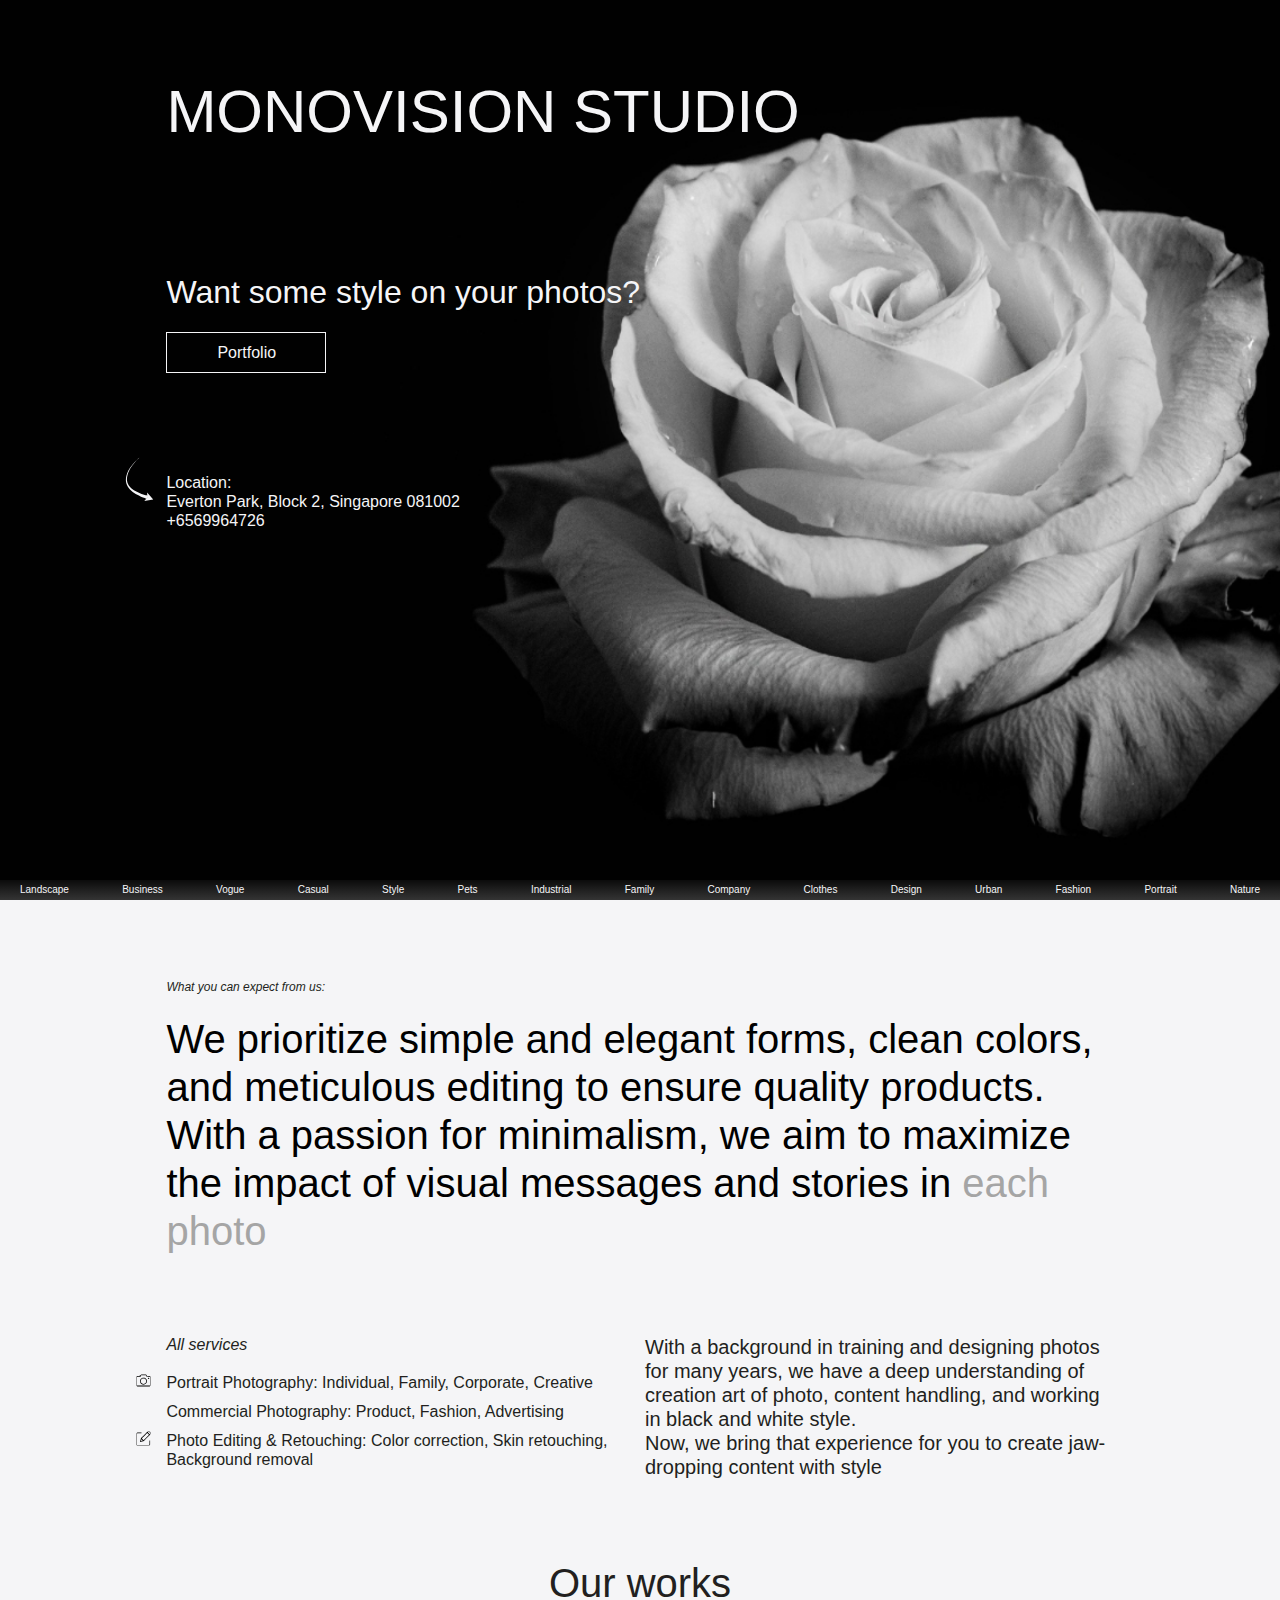
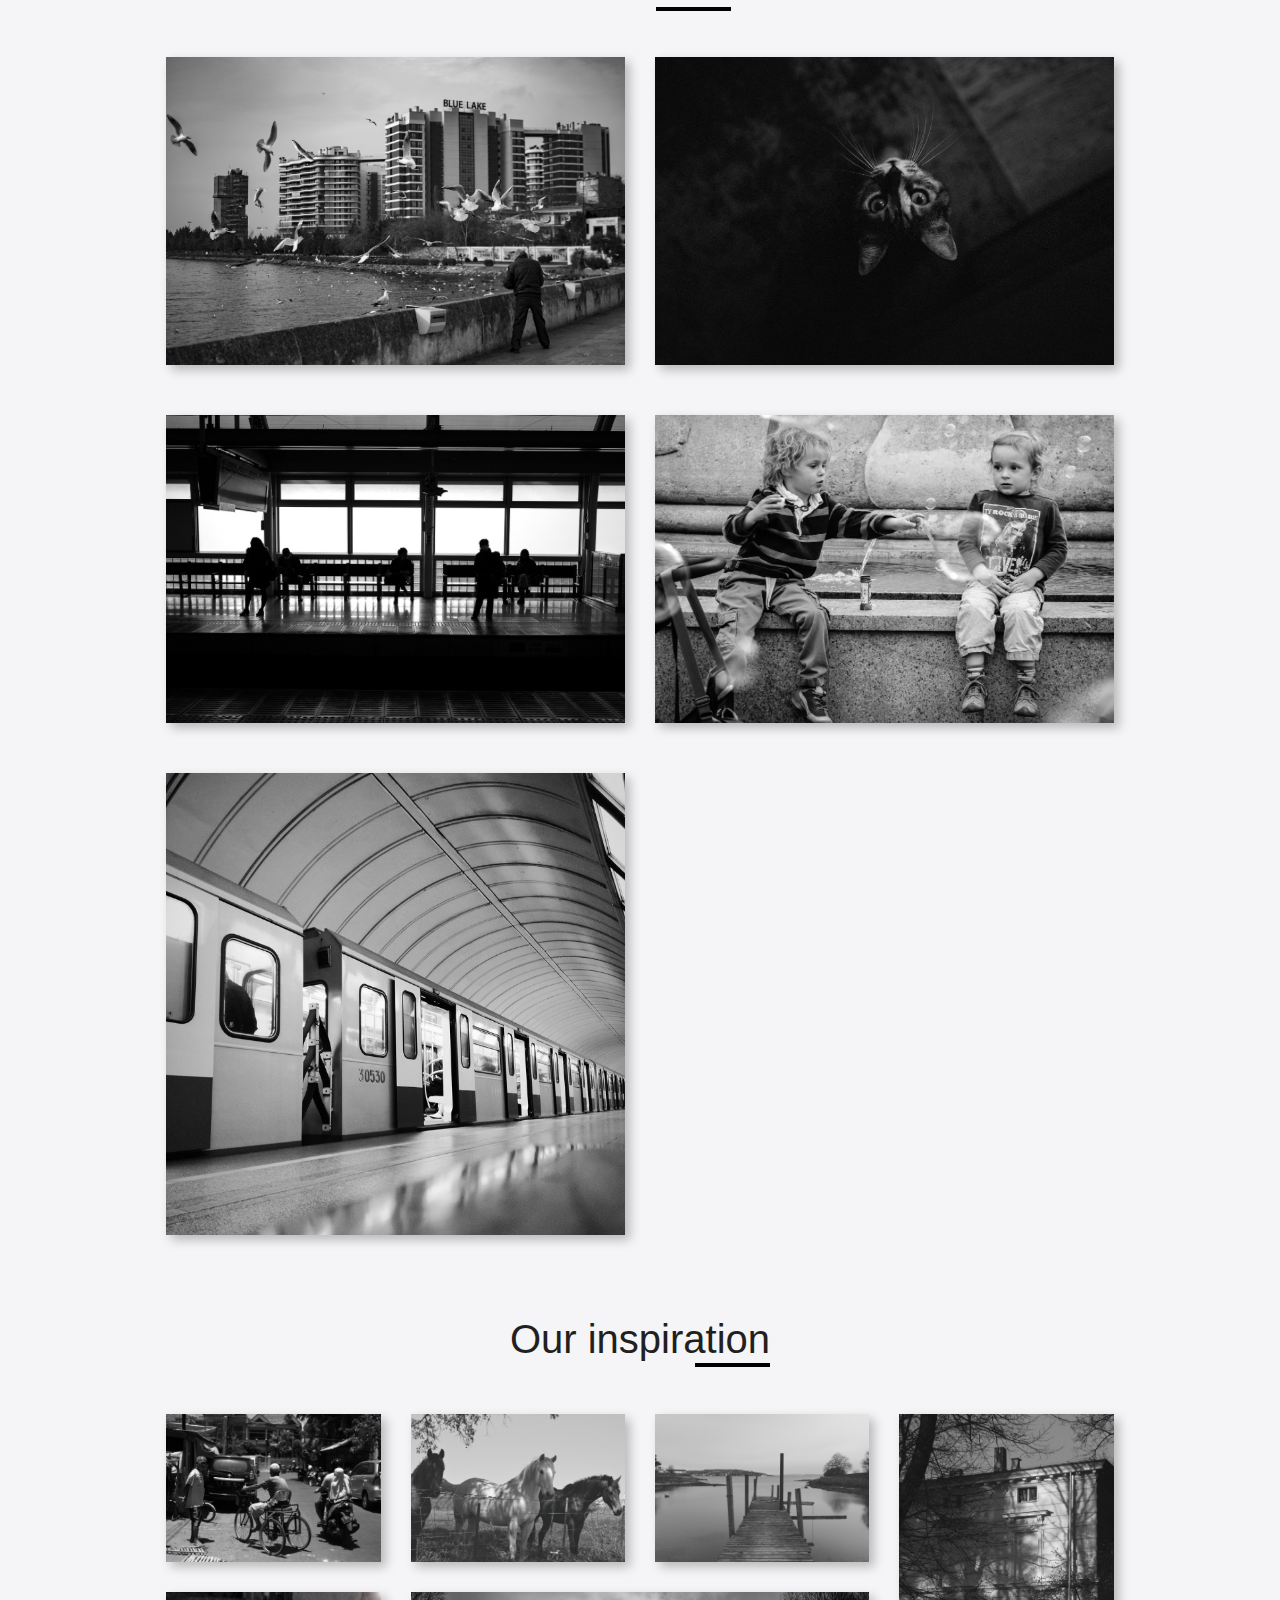
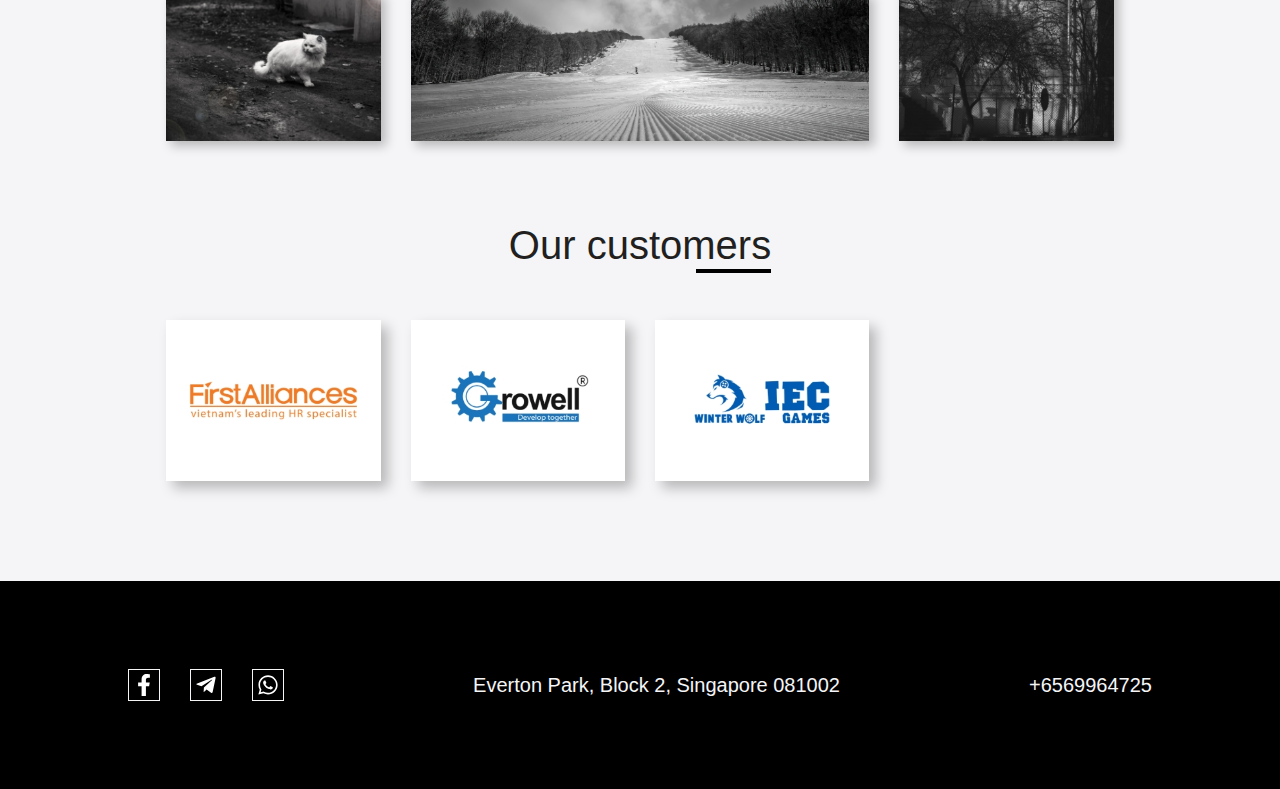
<file: src/index.html>
<!DOCTYPE html>
<html lang="en">
  <head>
    <meta charset="UTF-8" />
    <meta name="viewport" content="width=device-width, initial-scale=1.0" />
    <title>Monovision_Studio</title>
    <!-- <link rel="stylesheet" href="css/fontello.css" /> -->
    <link rel="stylesheet" href="css/modern-normalize.min.css" />
    <link rel="stylesheet" href="css/style.css" />
  </head>
  <body>
    <main>
      <section class="screen__first">
        <div class="container">
          <h1 class="title">Monovision Studio</h1>
          <h2 class="title want">Want some style on your photos?</h2>
          <!-- <button class="btn">Portfolio</button> можна замінити посиланням -->
          <a href="#" class="btn">Portfolio</a>
          <div class="title location">
            Location:
            <address>Everton Park, Block 2, Singapore 081002</address>
            <a href="tel:+6569964726">+6569964726</a>
          </div>
        </div>
        <ul class="keywords">
          <li>Landscape</li>
          <li>Business</li>
          <li>Vogue</li>
          <li>Casual</li>
          <li>Style</li>
          <li>Pets</li>
          <li>Industrial</li>
          <li>Family</li>
          <li>Company</li>
          <li>Clothes</li>
          <li>Design</li>
          <li>Urban</li>
          <li>Fashion</li>
          <li>Portrait</li>
          <li>Nature</li>
        </ul>
      </section>
      <section class="about">
        <div class="container">
          <h2 class="about__title">What you can expect from us:</h2>
          <p class="about__text">
            We prioritize simple and elegant forms, clean colors, and meticulous
            editing to ensure quality products. With a passion for minimalism,
            we aim to maximize the impact of visual messages and stories in
            <span>each photo</span>
          </p>
          <!-- створюємо обгортку і в ній робимо дві частини. -->
          <div class="services">
            <div class="services__items">
              <!-- перелік сервісів -->
              <div class="services__item-subtitle">All services</div>
              <!-- додаємо список -->
              <ul>
                <li>
                  Portrait Photography: Individual, Family, Corporate, Creative
                </li>
                <li>Commercial Photography: Product, Fashion, Advertising</li>
                <li>
                  Photo Editing & Retouching: Color correction, Skin retouching,
                  Background removal
                </li>
              </ul>
            </div>

            <p class="services__text">
              With a background in training and designing photos for many years,
              we have a deep understanding of creation art of photo, content
              handling, and working in black and white style. <br />Now, we
              bring that experience for you to create jaw-dropping content with
              style
            </p>
          </div>
        </div>
      </section>
      <section class="works">
        <div class="container">
          <h2 class="title__universal"><span>Our works</span></h2>
          <div class="grid__pfoto">
            <img src="image/works/bridge.jpeg" alt="bridge" />
            <img src="image/works/cat.jpeg" alt="cat" />
            <img src="image/works/train.jpeg" alt="train" />
            <img src="image/works/children.jpeg" alt="children" />
            <img src="image/works/underground.jpeg" alt="underground" />
          </div>
        </div>
      </section>
      <section class="inspiration">
        <div class="container">
          <h2 class="title__universal"><span>Our inspiration</span></h2>
          <div class="grid__inspiration">
            <img src="image/inspiration/man.jpeg" alt="man" />
            <img src="image/inspiration/horses.jpeg" alt="horses" />
            <img src="image/inspiration/bridge.jpeg" alt="bridge" />
            <img
              src="image/inspiration/tenement.jpeg"
              alt="tenement"
              id="tenement"
            />
            <img src="image/inspiration/cat.jpeg" alt="cat" />
            <img src="image/inspiration/sky.jpeg" alt="sky" id="sky" />
          </div>
        </div>
      </section>
      <section class="customers">
        <div class="container">
          <h2 class="title__universal"><span>Our customers</span></h2>
          <div class="flex__customers">
            <img
              src="image/customers/logo-first-alliances.jpeg"
              alt="alliances"
            />
            <img src="image/customers/logo-growell.jpeg" alt="growell" />
            <img
              src="image/customers/logo-iec-winter-wolf.jpeg"
              alt="winter-wolf"
            />
          </div>
        </div>
      </section>
      <footer>
        <ul class="icons__social">
          <li>
            <a href="" class="footer__link">
              <img src="image/icons/Vector.svg" alt="icon-facebook" />
              <!-- <span class="icon-facebook"></span> -->
            </a>
          </li>
          <li>
            <a href="" class="footer__link">
              <img src="image/icons/tg.svg" alt="icon-telegram" />
              <!-- <span class="icon-telegram"></span> -->
            </a>
          </li>
          <li>
            <a href="" class="footer__link">
              <img src="image/icons/whatsapp.svg" alt="icon-whatsapp" />
              <!-- <span class="icon-whatsapp"></span> -->
            </a>
          </li>
        </ul>
        <address>Everton Park, Block 2, Singapore 081002</address>
        <a class="footer__tel" href="tel: +6569964725">+6569964725</a>
      </footer>
    </main>
  </body>
</html>
</file>
<file: src/css/fontello.css>
@font-face {
  font-family: 'fontello';
  src: url('../font/fontello.eot?41175256');
  src: url('../font/fontello.eot?41175256#iefix') format('embedded-opentype'),
       url('../font/fontello.woff2?41175256') format('woff2'),
       url('../font/fontello.woff?41175256') format('woff'),
       url('../font/fontello.ttf?41175256') format('truetype'),
       url('../font/fontello.svg?41175256#fontello') format('svg');
  font-weight: normal;
  font-style: normal;
}
/* Chrome hack: SVG is rendered more smooth in Windozze. 100% magic, uncomment if you need it. */
/* Note, that will break hinting! In other OS-es font will be not as sharp as it could be */
/*
@media screen and (-webkit-min-device-pixel-ratio:0) {
  @font-face {
    font-family: 'fontello';
    src: url('../font/fontello.svg?41175256#fontello') format('svg');
  }
}
*/
[class^="icon-"]:before, [class*=" icon-"]:before {
  font-family: "fontello";
  font-style: normal;
  font-weight: normal;
  speak: never;

  display: inline-block;
  text-decoration: inherit;
  width: 1em;
  margin-right: .2em;
  text-align: center;
  /* opacity: .8; */

  /* For safety - reset parent styles, that can break glyph codes*/
  font-variant: normal;
  text-transform: none;

  /* fix buttons height, for twitter bootstrap */
  line-height: 1em;

  /* Animation center compensation - margins should be symmetric */
  /* remove if not needed */
  margin-left: .2em;

  /* you can be more comfortable with increased icons size */
  /* font-size: 120%; */

  /* Font smoothing. That was taken from TWBS */
  -webkit-font-smoothing: antialiased;
  -moz-osx-font-smoothing: grayscale;

  /* Uncomment for 3D effect */
  /* text-shadow: 1px 1px 1px rgba(127, 127, 127, 0.3); */
}

.icon-facebook:before { content: '\f09a'; } /* '' */
.icon-whatsapp:before { content: '\f232'; } /* '' */
.icon-telegram:before { content: '\f2c6'; } /* '' */
</file>
<file: src/css/style.css>
h1,
h2,
h3,
h4,
h5,
figaboure,
p,
ol,
ul {
    margin: 0;

    /* робить виділення тексту іншим кольором
    &::selection {
        color: white;
        background-color: rgba(0, 0, 0, 0.8);
    } */
}

ol[role="list"],
ul[role="list"] {
    list-style: none;
    padding-inline: 0;
}

h1,
h2,
h3,
h4,
h5 {
    font-size: inherit;
    font-weight: inherit;


}

img {
    display: block;
    max-inline-size: 100%;
}

:root {
    --light-color: rgb(245, 245, 247);
    --dark-color: #221F20;
    --container-padding-inline: 13%;
    --footer-padding-inline: 10%;

    &::selection {
        background-color: rgba(0, 0, 0, 0.4);
        /* робимо інше виділення тексту */

    }

    @media screen and (max-width: 768px) {
        --container-padding-inline: 6%;
        --footer-padding-inline: 6%;
    }

    @media screen and (max-width: 576px) {

        --container-padding-inline: 15px;
        --footer-padding-inline: 15px;
    }
}

html {
    font-family: "Inter", sans-serif;
}

.container {
    padding: 0 var(--container-padding-inline);
}

.title {
    text-align: left;
    color: var(--light-color);

}

.title__universal {
    color: var(--dark-color);
    font-size: 40px;
    font-weight: 400;
    line-height: 48px;
    text-align: left;
    text-align: center;


    /* Underline */
    /* width: 75px;
    height: 0;
    border: 2px solid rgb(0, 0, 0); */

    span {
        position: relative;
    }

    span::after {
        /* використовуємо after, бо елемент знаходиться після елементу. В даному випадку риска під заголовком.*/
        content: '';
        display: block;
        width: 75px;
        border: 2px solid rgb(0, 0, 0);

        /* position: absolute;
        bottom: 2px;
        left: 613px;
        цей варіант не підходить, бо при зміні розміру екрану, сама лінія не буде слідувати за словом, а залишатиметься на своєму місці. */

        /* розбиваємо задачу на підзадачі.
         Заголовок загортаємо в span. Щоб до нього застосувати псевдоклас. 
        Йому ж вказуємо позиціонування релатів.*/
        position: absolute;
        right: 0;
        bottom: 2;
    }

    @media screen and (max-width: 768px) {
        font-size: 36px;
        line-height: 44px;
    }

    @media screen and (max-width:576px) {
        font-size: 24px;
        line-height: 29px;
    }


}


.screen__first {
    background: url('../image/Bg.jpeg') center center/cover no-repeat;
    min-height: 100vh;
    position: relative;

    h1 {
        font-size: 60px;
        font-weight: 400;
        line-height: 73px;
        text-transform: uppercase;
        padding-top: 75px;

        @media screen and (max-width: 768px) {
            font-size: 48px;
            line-height: 58px;
        }

    }

    @media screen and (max-width:768px) {
        border-image: url('../image/Bg_768.png');
    }

    @media screen and (max-width: 576px) {
        h1 {
            padding-top: 50px;
            font-size: 26px;
            line-height: 31px;

        }

        min-height: 500px;
        border-image: url('../image/bg_375.png');
    }


}

.want {
    font-size: 32px;
    font-weight: 100;
    line-height: 39px;
    padding-top: 125px;

    @media screen and (max-width:768px) {
        padding-top: 80px;
    }

    @media screen and (max-width:576px) {
        padding-top: 30px;
        font-size: 16px;
        line-height: 19px;
    }
}

.btn {
    /* Button */
    /* коли замінили кнопку на посилання то додаємо ці властивості. 
    display: block;
        text-align: center;
        text-decoration: none; */
    display: block;
    text-align: center;
    text-decoration: none;


    margin-top: 20px;
    padding: 10px 50px;
    width: 160px;
    /* min-width: 160px; */
    min-height: 38px;
    color: var(--light-color);
    font-size: 16px;
    font-weight: 100;
    line-height: 19px;
    box-sizing: border-box;
    border: 1px solid rgb(245, 245, 247);
    background: rgba(217, 217, 217, 0);
    /* cursor:pointer; вказуємо, що при наведенні на кнопку мишка змінюється на руку з пальцем. */
    cursor: pointer;
    transition: all 0.3s ease-out;
    /* transition: all 0.3s ease-out; робимо плавну анімацію для кнопки.  */

    @media screen and (max-width:576px) {
        /* Button */
        width: 120px;
        min-height: 30px;
        font-size: 14px;
        line-height: 17px;
        padding: 7px 33px;
    }

}

.btn:hover {
    box-sizing: border-box;
    box-shadow: 5px 5px 10px 0px rgba(255, 255, 255, 0.62);
    font-weight: 500;
}

/* стилізуємо кнопку як в макеті, при наведенні на неї. */

.location {
    padding-top: 100px;
    color: var(--light-color);
    font-size: 16px;
    font-weight: 100;
    line-height: 19px;
    text-align: left;

    position: relative;
    /* position: relative; - щоб картинка стрілки спрацювала, коли їй назначають absolute*/

    address {
        font-style: normal;
        /* змінюємо стиль з курсива на нормальний. */
    }

    a {
        /* color: var(--light-color); */
        /* color: inherit; наслідування, спадковість. Тобто колір буде як у батьківського класа. */
        color: inherit;
        /* text-decoration: none; не буде підкреслення в посиланні. */
        text-decoration: none;
    }

    /* додаємо псевдоклас за допомогою &. Стрілку додаємо, яка буде йти до блока. */
    &::before {
        content: "";
        /* прописуємо обов'язково, бо не буде відображ. елемент. */
        width: 40px;
        height: 49px;
        background: url('../image/Arrow.svg') center center/cover no-repeat;
        display: block;
        position: absolute;

        /* позиціюємо картинку */
        /* left: -45px; - розмір самого блока + відступ до контенту. */
        left: -45px;
        bottom: 26px;

        /*  зміщуємо вверх */

    }

    @media screen and (max-width:768px) {
        padding-top: 80px;
    }

    &::before {
        @media screen and (max-width:768px) {
            top: 75px;
            width: 30px;
            height: 37px;
            left: -25px;

        }
    }

    @media screen and (max-width:576px) {
        padding-top: 233px;
    }

    &::before {
        @media screen and (max-width:576px) {
            display: none;
        }
    }

}

.arrow {
    display: block;
    position: absolute;
    margin-top: 83px;
    padding-right: 5px;
}

.keywords {
    /* даємо розміри. width: 100%; -ширина від батьківського класу (.screen__first) */
    width: 100%;
    /* фіксована висота. height: 20px; */
    height: 20px;
    /* цей блок ми фіксуємо внизу, за допомогою абсолютного позиціонування.
         Батьківському елементу(.screen__first) кажемо, що position:relative; */


    /* фон блока */
    background: linear-gradient(180.00deg, rgba(255, 255, 255, 0.04), rgba(255, 255, 255, 0.12) 50%, rgba(255, 255, 255, 0.2) 100%);
    /* тепер розміщуєму цей блок з градієнтом внизу.
    position: absolute;
        bottom: 0; */
    position: absolute;
    bottom: 0;

    /* відступи 0 зверху і знизу, 360 по бокам. */
    padding: 0 360px;

    /*в середині є ліст айтеми - li , які будуть знаходитись чітко в кейвордс(keywords)
     і в них властивість list-style-type: none; -це прибирає значки списка. */

    li {
        list-style-type: none;
        /* стилізуємо текст. */
        color: var(--light-color);
        font-size: 10px;
        font-weight: 100;
        line-height: 12px;
        text-align: left;
    }

    display: flex;
    justify-content: space-between;
    align-items: center;
    /* align-items: center; фіксує елементи по центру. */

    @media screen and (max-width: 1440px) {
        padding: 0 20px;
        /* робимо,щоб коректно відображався флекс. */
    }

    @media screen and (max-width:768px) {
        height: 12px;

        & li:nth-last-child(-n+6) {
            display: none;
        }
    }

    @media screen and (max-width:576px) {
        height: 14px;

        & li:nth-last-child(-n+11) {
            display: none;
        }

        margin-top: 13px;
        padding-bottom: 3px;
    }

}

.about {
    background-color: var(--light-color);
    padding-top: 80px;

    @media screen and (max-width:768px) {
        padding-top: 62px;
    }

    @media screen and (max-width:576px) {
        padding-top: 50px;
    }
}

.about__title {
    color: var(--dark-color);
    font-style: italic;
    font-size: 12px;
    font-weight: 400;
    line-height: 15px;
    text-align: left;
}

.about__text {
    margin-top: 20px;
    font-size: 40px;
    font-weight: 400;
    line-height: 48px;
    text-align: left;
    width: 1100px;

    span {
        color: #A5A5A5;
    }

    @media screen and (max-width: 1440px) {
        width: 100%;

    }

    @media screen and (max-width:768px) {
        font-size: 24px;
        line-height: 29px;
    }

    @media screen and (max-width:576px) {
        font-size: 16px;
        line-height: 19px;

    }
}

.services {
    /* розподіляємо контент на дві частини */
    display: flex;
    column-gap: 10px;
    margin-top: 80px;

    @media screen and (max-width:768px) {
        margin-top: 40px;
        flex-wrap: wrap;
        row-gap: 40px;
    }

    @media screen and (max-width:576px) {
        margin-top: 19px;
        row-gap: 20px;
    }

}


.services__item-subtitle {
    font-style: italic;

    @media screen and (max-width:576px) {
        font-size: 12px;
        line-height: 15px;
    }

}

.services__items {
    width: 50%;
    /* 50% від батьківського класу. */
    color: var(--dark-color);
    font-size: 16px;
    font-weight: 400;
    line-height: 19px;
    text-align: left;
    position: relative;

    ul {
        margin-top: 19px;
        padding: 0;
    }

    li {
        color: var(--dark-color);
        list-style-type: none;
        margin-top: 10px;

        /* беремо перший елемент */
        &:first-child::before {
            content: "";
            display: block;
            position: absolute;
            height: 15px;
            width: 15px;
            background: url('../image/Camera.svg') center center/cover no-repeat;
            left: -30px;

        }

        /* беремо третю дитину по порядку */
        &:nth-child(3)::before {
            content: "";
            display: block;
            position: absolute;
            height: 15px;
            width: 15px;
            background: url('../image/Edit.svg') center center/cover no-repeat;
            left: -30px;

        }


    }

    @media screen and (max-width:768px) {
        width: 100%;

        & li:first-child::before {
            left: -25px;
        }

        & li:nth-child(3):before {
            left: -25px;
        }
    }

    @media screen and (max-width:576px) {
        width: 100%;

        &:first-child::before {
            display: none;
        }

        &:nth-child(3)::before {
            display: none;
        }

        font-size: 14px;
        line-height: 17px;

        & li {
            margin-top: 5px;
            font-size: 14px;
        }
    }


}

.services__text {
    width: 50%;
    color: var(--dark-color);
    font-size: 20px;
    font-weight: 400;
    line-height: 24px;
    letter-spacing: 2%;
    text-align: left;

    @media screen and (max-width:768px) {
        padding-top: 39px;
        width: 100%;
    }

    @media screen and (max-width:576px) {
        padding-top: 20px;
        font-size: 12px;
        line-height: 15px;
    }
}

.works {
    background: var(--light-color);
    padding-top: 80px;

    @media screen and (max-width:768px) {
        padding-top: 50px;
    }
}

.grid__pfoto {
    margin-top: 50px;
    display: grid;
    /* grid-template-columns: 695px 695px; */
    /* ШОБ КОЛОНКИ КОРЕКТНО ВІДОБРАЖАЛИСЬ НА РІЗНИХ ЕКРАНАХ */
    grid-template-columns: repeat(2, 1fr);
    column-gap: 30px;
    grid-template-rows: repeat(2, 1fr) 1.5fr;
    row-gap: 50px;

    img {
        width: 100%;
        height: 100%;
        object-fit: cover;
        box-shadow: 5px 5px 10px 0px rgba(0, 0, 0, 0.25);
    }

    @media screen and (max-width:768px) {
        margin-top: 40px;
        gap: 30px 20px;
    }

    @media screen and (max-width:576px) {
        /* display: flex;
        flex-wrap: wrap; */

        grid-template-columns: 1fr;
        grid-template-rows: repeat(4, 1fr) 1.5fr;

    }

}

.inspiration {
    background: var(--light-color);
    padding-top: 80px;

    @media screen and (max-width:768px) {
        padding-top: 50px;
    }

}


.grid__inspiration {
    padding-top: 51px;
    display: grid;
    grid-template-columns: repeat(4, 1fr);
    grid-template-rows: repeat(2, 1fr);
    gap: 30px;

    img {
        width: 100%;
        height: 100%;
        object-fit: cover;
        box-shadow: 5px 5px 10px 0px rgba(0, 0, 0, 0.25);
    }

    @media screen and (max-width:768px) {
        margin-top: 40px;
        gap: 30px 20px;
        grid-template-columns: repeat(2, 1fr);
        grid-template-rows: repeat(4, 1fr);
    }

    @media screen and (max-width:576px) {
        display: flex;
        flex-wrap: wrap;
        row-gap: 20px;
        /* grid-template-columns: repeat(1, 1fr);
        column-gap: 20px; */
    }
}

#tenement {
    grid-row-start: 1;
    grid-row-end: 3;
    grid-column-start: 4;

    @media screen and (max-width:768px) {
        grid-row-start: 2;
        grid-row-end: 4;
        grid-column-start: 2;
    }

}

#sky {
    grid-column-start: 2;
    grid-column-end: 4;

    @media screen and (max-width:768px) {
        grid-column-start: 1;
        grid-column-end: 3;
    }
}

.customers {
    background: var(--light-color);
    padding-top: 80px;
    padding-bottom: 100px;

    @media screen and (max-width:768px) {
        padding-top: 50px;
        padding-bottom: 50px;
    }
}

.flex__customers {
    margin-top: 51px;
    display: flex;
    flex-wrap: wrap;
    /*flex-wrap: wrap; -вказуємо, що наступні елементи, якщо вони будуть додані.
     То перекинуться на новий рядок.  */
    /* justify-content: left; не потрібен, так як елементи з самого початку йдуть з лівого боку. */
    gap: 30px;


    img {
        box-shadow: 7px 7px 12px 0px rgba(0, 0, 0, 0.25);
        width: calc((100% - 90px) / 4);
        /* обов'язково робимо пробіли між знаками, інакше функція не спрацює. */
    }

    @media screen and (max-width:768px) {
        padding-top: 40px;
        gap: 20px;

        img {
            width: calc((100% - 60px) / 4);
        }
    }

    @media screen and (max-width:576px) {
        margin-top: 30px;
        gap: 20px 36px;
        /* display: grid;
        grid-template-columns: repeat(2, 1fr);
        grid-template-rows: repeat(2, 1fr); */
        justify-content: space-between;

        img {
            /* width: 100%;
            height: 100%;
            object-fit: cover; */
            width: calc((100% - 36px) / 2);
        }
    }

}

footer {
    background: rgb(0, 0, 0);
    padding-top: 100px;
    color: var(--light-color);
    font-size: 20px;
    font-weight: 400;
    line-height: 24px;
    text-align: left;
    padding: 88px var(--footer-padding-inline);

    address {
        font-style: normal;

        @media screen and (max-width:768px) {
            padding: 30px 0 30px 0;
        }

        @media screen and (max-width:576px) {
            padding: 30px 0 30px 0;
            order: 3;
        }

    }

    align-items: center;
    /* два блоки розміщуємо по центру */

    display: flex;
    justify-content: space-between;

    @media screen and (max-width:768px) {
        font-size: 16px;
        line-height: 19px;
        /* display: block; */
        padding: 30px var(--footer-padding-inline) 40px var(--footer-padding-inline);
        flex-direction: column;
        align-items: flex-start;
        row-gap: 30px;

    }

    @media screen and (max-width:576px) {
        /* flex-wrap: wrap;
        justify-content: center;
        display: flex; */
        align-items: center;
    }

}

.footer__tel {
    text-decoration: none;
    color: var(--light-color);
    font-size: 20px;
    font-weight: 400;
    line-height: 24px;
    text-align: left;

    @media screen and (max-width:576px) {
        order: 2;
    }
}

.icons__social {
    /* робимо флекс в флексі */
    display: flex;
    padding-left: 0;
    column-gap: 30px;
    list-style-type: none;

    li {
        width: 32px;
        height: 32px;
        box-sizing: border-box;
        border: 1px solid rgb(245, 245, 247);
        background: rgba(217, 217, 217, 0);

        /* вирівнюємо іконку по центру */


        a {
            display: flex;
            justify-content: center;
            /* вирівнювання елементиві по горизонталі */
            align-items: center;
            /* вирівнювання елементиві по вертикалі */
            width: 100%;
            height: 100%;

            img {
                /* фіксуємо розмір іконки */
                width: 22px;
                height: 22px;
            }

            /* span {
                color: white;
            }*/
        }
    }
}
</file>
